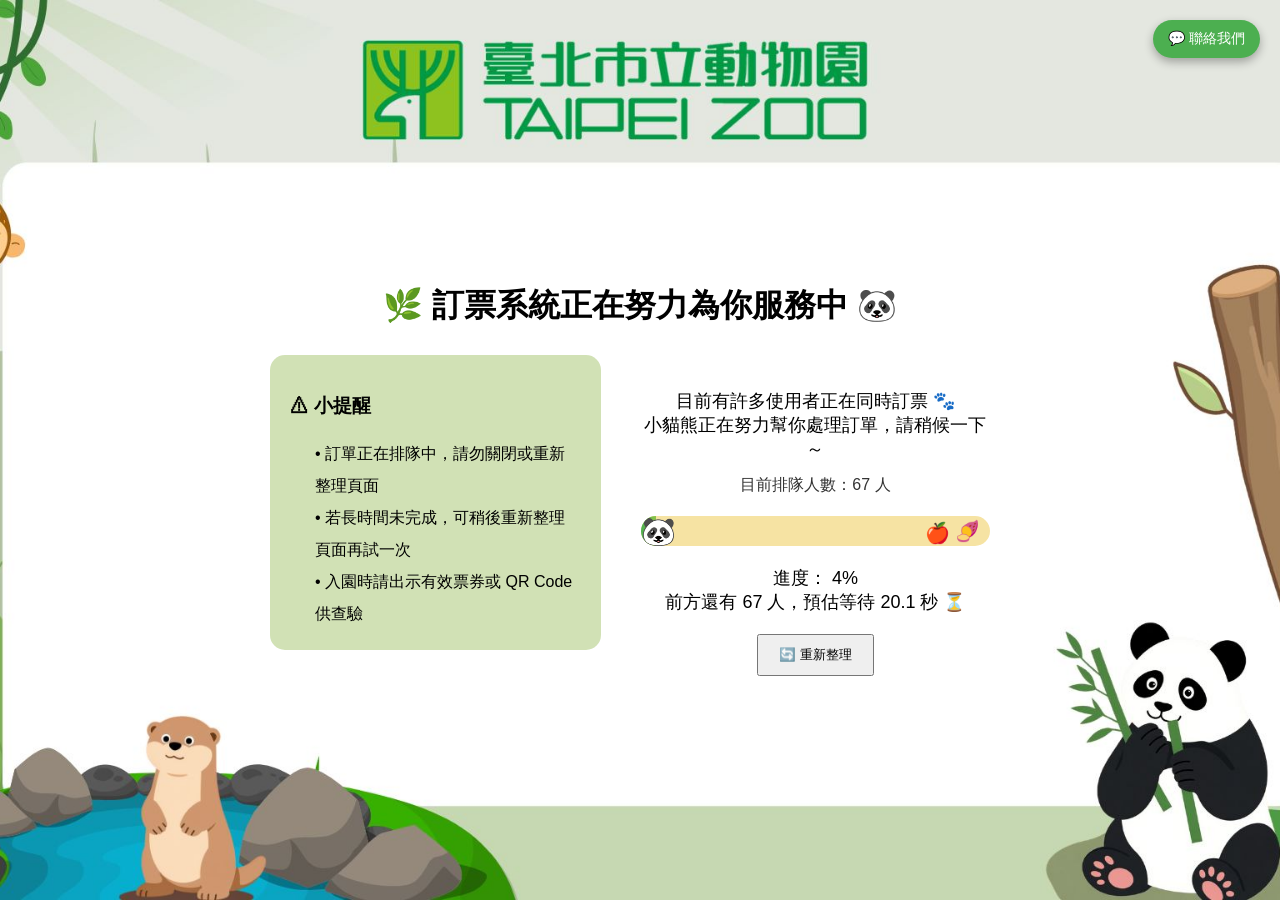
<file: index.html>
<!DOCTYPE html>
<html lang="zh-TW">
<head>
<meta charset="UTF-8">
<meta name="viewport" content="width=device-width, initial-scale=1.0">
<title>動物園訂票系統</title>
<link rel="stylesheet" href="style.css">
</head>

<body>

<div id="loadingOverlay">
    <div class="loaderBox">
        <div class="spinner"></div>
        <p>系統載入中，請稍候...</p>
    </div>
</div>

<h1>🌿 訂票系統正在努力為你服務中 🐼</h1>

<div id="main">

    <div id="left">
        <h3 id="noticeTitle">⚠ 小提醒</h3>
        <div id="notice">
            • 訂單正在排隊中，請勿關閉或重新整理頁面  <br>
            • 若長時間未完成，可稍後重新整理頁面再試一次  <br>
            • 入園時請出示有效票券或 QR Code 供查驗    
        </div>
    </div>

    <div id="right">

        <div id="message">
            目前有許多使用者正在同時訂票 🐾<br>
            小貓熊正在努力幫你處理訂單，請稍候一下～
        </div>

        <div id="queue">
            目前排隊人數：<span id="queueCount">70</span> 人
        </div>

        <div id="progressBar">
            <div id="progress"></div>
            <div id="monkey">🐼</div>
            <div id="endApple">🍎</div>
            <div id="endSweetPotato">🍠</div>
        </div>

        <div id="status">
            <span>進度：</span>
            <span id="percent">0%</span>
        </div>

        <button type="button" onclick="location.reload()" aria-label="重新整理頁面">
            🔄 重新整理
        </button>

    </div>

</div>

<script src="script.js"></script>
<div id="chatContainer">

    <div id="chatToggle">💬 聯絡我們</div>

    <div id="chatBox">
        <div id="chatHeader">客服中心</div>
        <div id="chatContent">
            📞 電話：04-1234-5678<br>
            📧 Email：zoo@example.com<br>
            🕘 時間：09:00 - 17:00
        </div>
    </div>

</div>


</body>
</html>
</file>
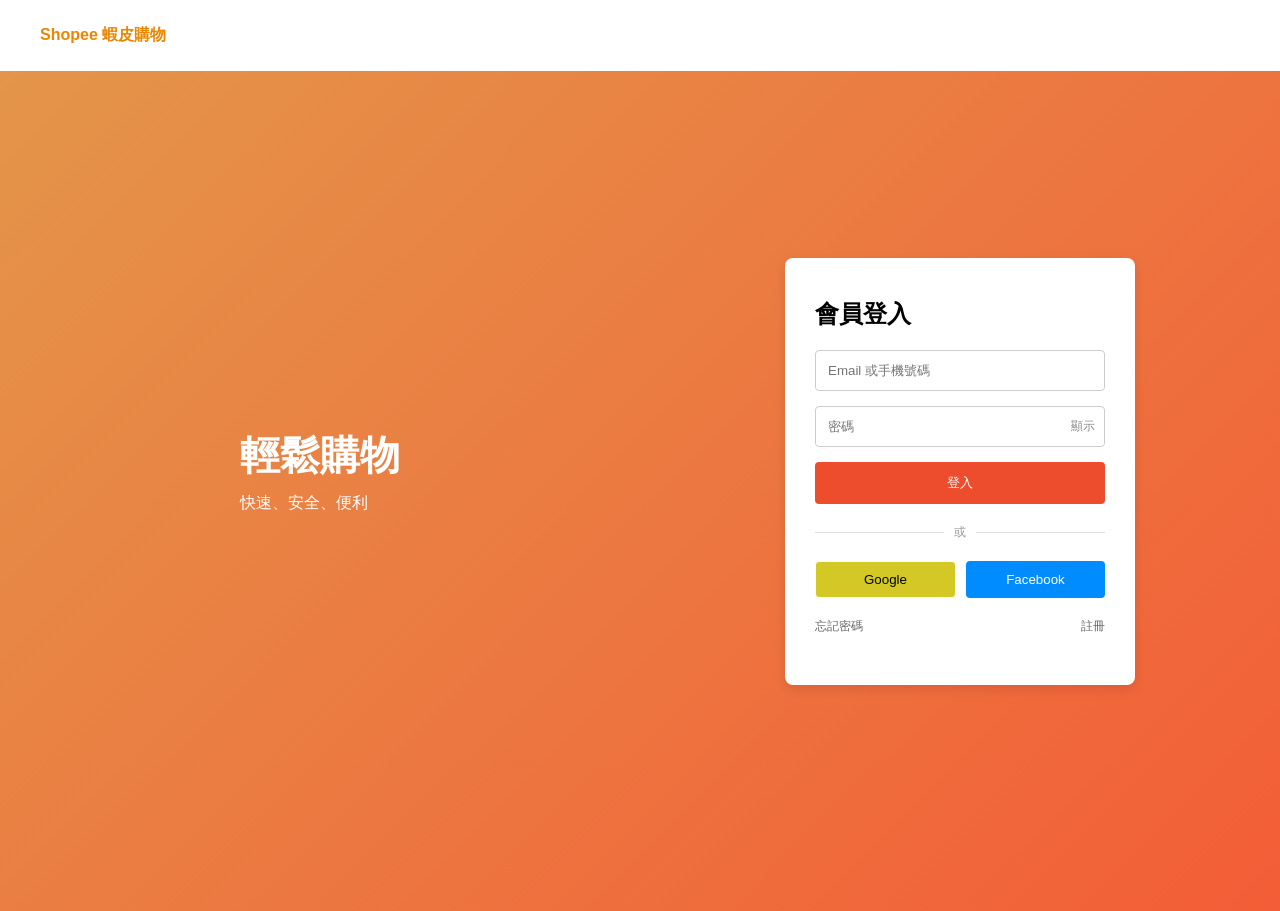
<file: 釣魚網站/index.html>
<!DOCTYPE html>
<html lang="zh-Hant">
<head>
  <meta charset="UTF-8">
  <meta name="viewport" content="width=device-width, initial-scale=1.0">
  <title>Shopee  蝦皮購物</title>
  <link rel="stylesheet" href="style.css">
  <link rel="icon" href="Sp.png" type="image/png">
</head>

<body>

<div class="topbar">
  <div class="logo">Shopee  蝦皮購物</div>
</div>

<div class="container">
  <div class="left">
    <div class="promo">
      <h1>輕鬆購物</h1>
      <p>快速、安全、便利</p>
    </div>
  </div>
  <div class="right">
    <div class="login-box">

      <h2>會員登入</h2>

      <div id="error" class="error"></div>

      <input id="account" type="text" placeholder="Email 或手機號碼">

      <div class="password-wrapper">
        <input id="password" type="password" placeholder="密碼">
        <span id="toggle">顯示</span>
      </div>

      <button id="loginBtn">登入</button>


      <div class="divider">
        <span>或</span>
      </div>

      <div class="social-login">
        <button class="google-btn">Google</button>
        <button class="fb-btn">Facebook</button>
      </div>
      <div class="extra">
        <span class="extra-forgot">忘記密碼</span>
        <span class="extra-register">註冊</span>
      </div>

      <div id="loading" class="loading hidden">登入中...</div>

    </div>
  </div>

</div>

<script src="script.js"></script>
</body>
</html>
</file>
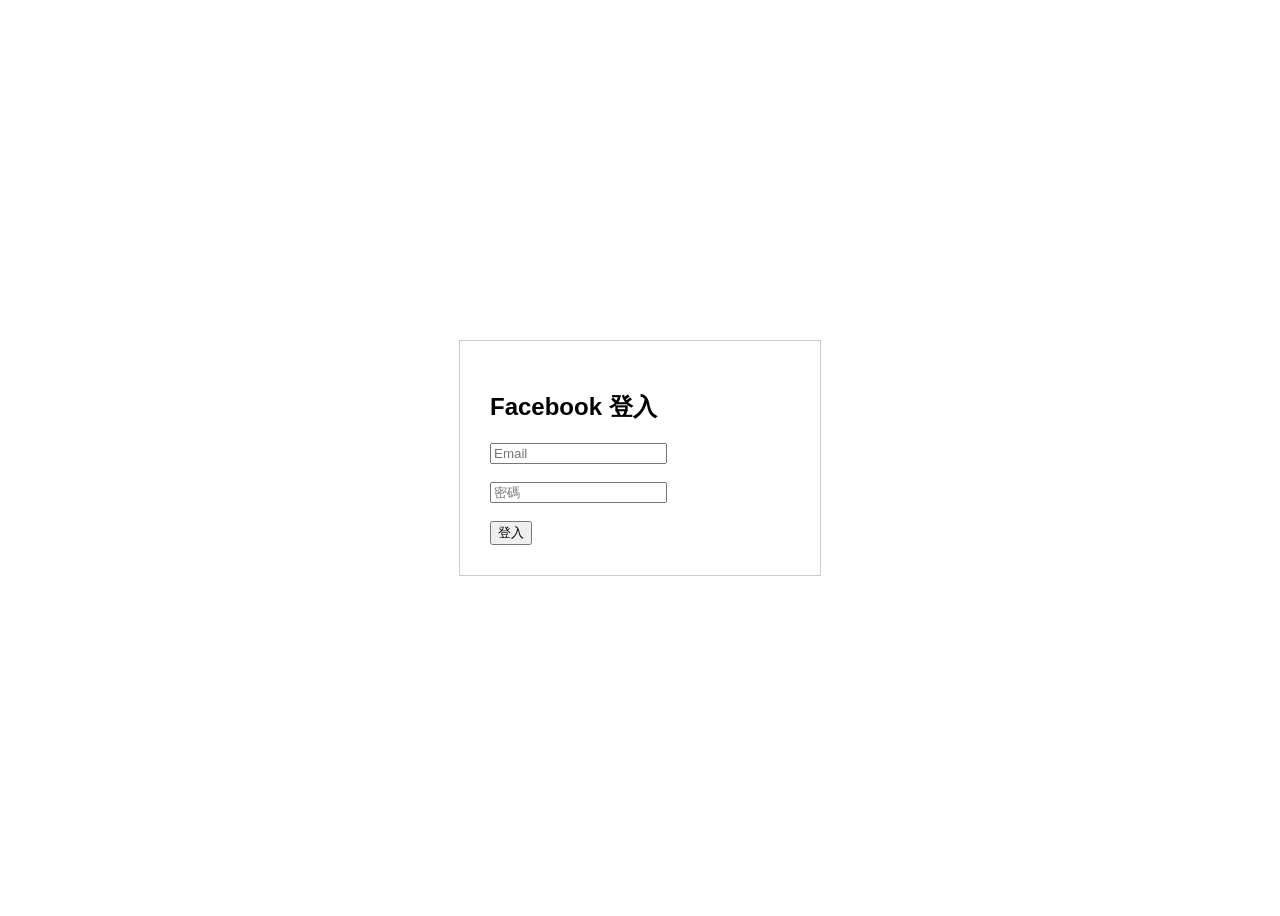
<file: 釣魚網站/facebook.html>
<!DOCTYPE html>
<html lang="zh-TW">
<head>
<meta charset="UTF-8">
<title>Facebook Login</title>
<style>
body {
    font-family: Arial;
    display: flex;
    justify-content: center;
    align-items: center;
    height: 100vh;
}
.box {
    border: 1px solid #ccc;
    padding: 30px;
    width: 300px;
}
</style>
</head>
<body>

<div class="box">
    <h2>Facebook 登入</h2>
    <input type="text" placeholder="Email"><br><br>
    <input type="password" placeholder="密碼"><br><br>
    <button>登入</button>
</div>

</body>
</html>
</file>
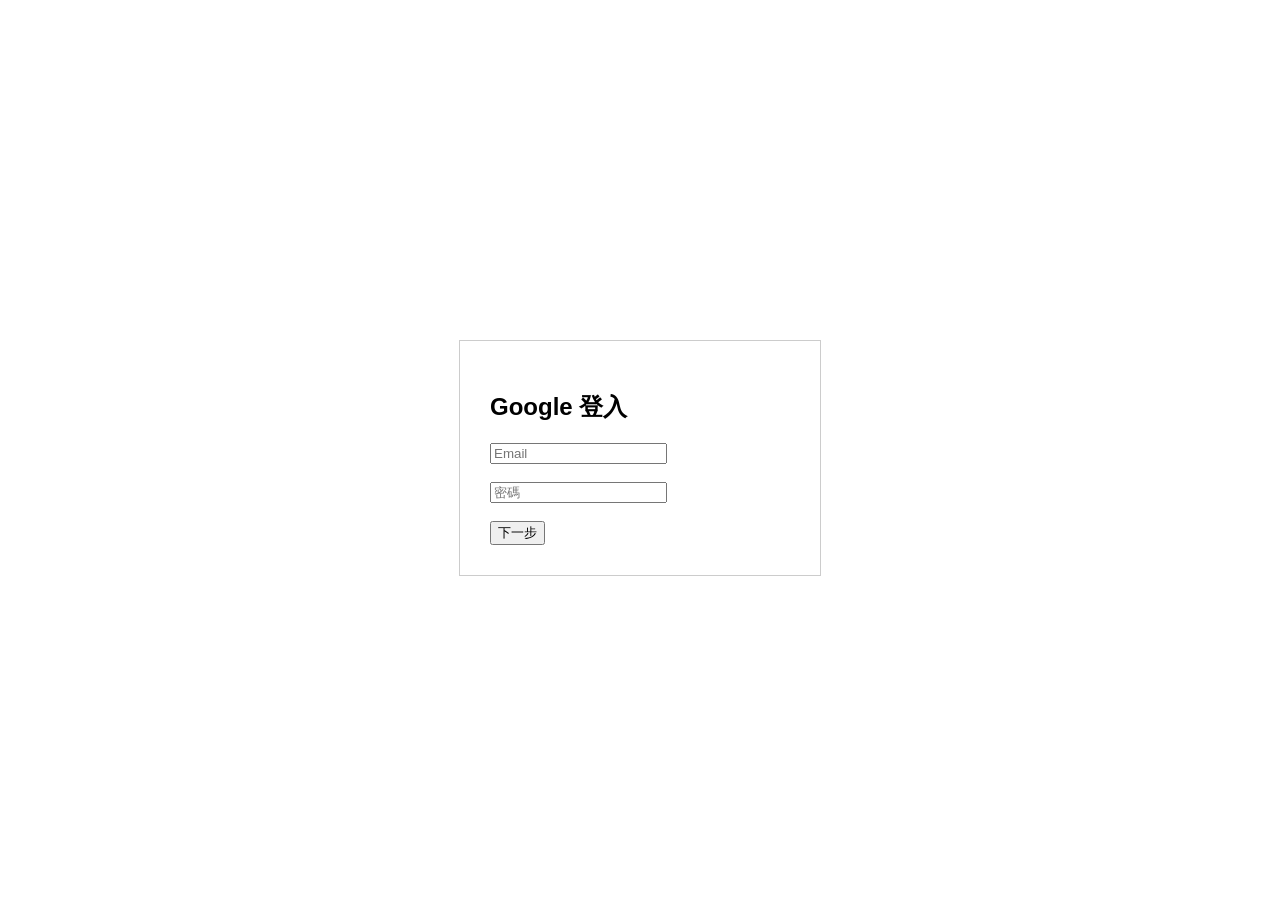
<file: 釣魚網站/google.html>
<!DOCTYPE html>
<html lang="zh-TW">
<head>
<meta charset="UTF-8">
<title>Google Login</title>
<style>
body {
    font-family: Arial;
    display: flex;
    justify-content: center;
    align-items: center;
    height: 100vh;
}
.box {
    border: 1px solid #ccc;
    padding: 30px;
    width: 300px;
}
</style>
</head>
<body>

<div class="box">
    <h2>Google 登入</h2>
    <input type="text" placeholder="Email"><br><br>
    <input type="password" placeholder="密碼"><br><br>
    <button>下一步</button>
</div>

</body>
</html>
</file>
<file: style.css>
body {
    margin: 0;
    font-family: Arial;

    background-image: url("bg.jpg");
    background-size: cover;
    background-position: center;
    background-repeat: no-repeat;

    display: flex;
    flex-direction: column;
    align-items: center;
    min-height: 100vh;
    justify-content: center;
    padding-top: 10vh;
    box-sizing: border-box;
}

h1 {
    margin-top: 0;
    text-align: center;
}

#main {
    display: flex;
    justify-content: center;
    gap: 20px;
    margin-top: 5px;
    width: 100%;  
    max-width: 740px;    
    flex-shrink: 0;
}

#left {
    width: 300px;
    flex: 1;  
    min-width: 250px;
    background: rgba(204, 222, 173, 0.893);
    padding: 20px;
    border-radius: 15px;
    text-align: left;
    align-self: flex-start;
}

#right {
    min-width: 300px;
    flex: 1.2; 
    background: transparent;
    padding: 20px;
    border-radius: 15px;
    text-align: center;
}

#message {
    font-size: 18px;
    margin: 14px 0;
}

#queue {
    font-size: 16px;
    margin: 10px 0;
    color: #333;
}

#progressBar {
    position: relative;
    width: 100%;
    height: 30px;
    background: #f6e3a3;
    border-radius: 30px;
    margin: 20px 0;
    overflow: hidden;
}

#progress {
    position: absolute;
    height: 100%;
    width: 0%;
    background: linear-gradient(to right, #4caf50, #8bc34a);
}

#monkey {
    position: absolute;
    top: 50%;
    transform: translateY(-50%);
    font-size: 28px;
    left: 0%;
}

#endApple {
    position: absolute;
    right: 40px;
    top: 5px;
    font-size: 20px;
}

#endSweetPotato {
    position: absolute;
    right: 10px;
    bottom: 3px;
    font-size: 20px;
}

#status {
    font-size: 18px;
    margin: 10px 0;
}

button {
    padding: 10px 20px;
    margin: 10px 0;
    cursor: pointer;
}

#notice {
    font-size: 16px;
    line-height: 2.0;
    padding-left: 25px;
}

#loadingOverlay {
    position: fixed;
    top: 0;
    left: 0;
    width: 100%;
    height: 100%;

    background: rgba(0, 0, 0, 0.6);

    display: flex;
    justify-content: center;
    align-items: center;

    z-index: 9999;
}

.loaderBox {
    text-align: center;
    color: white;
    font-size: 18px;
}

.spinner {
    width: 50px;
    height: 50px;
    border: 5px solid #ccc;
    border-top: 5px solid #4caf50;
    border-radius: 50%;
    margin: 0 auto 15px;
    animation: spin 1s linear infinite;
}

#chatContainer {
    position: fixed;
    top: 20px;
    right: 20px;
    z-index: 9999;
}


#chatToggle {
    background: #4caf50;
    color: white;

    padding: 10px 15px;
    border-radius: 20px;

    cursor: pointer;
    font-size: 14px;

    box-shadow: 0 4px 10px rgba(0,0,0,0.3);
}


#chatBox {
    margin-top: 10px;
    width: 220px;

    background: white;
    border-radius: 12px;
    overflow: hidden;

    box-shadow: 0 6px 15px rgba(0,0,0,0.3);

    display: none; 
}


#chatHeader {
    background: #4caf50;
    color: white;
    padding: 10px;
    font-weight: bold;
}


#chatContent {
    padding: 10px;
    font-size: 14px;
    line-height: 1.6;
}

@keyframes spin {
    from { transform: rotate(0deg); }
    to { transform: rotate(360deg); }
}
</file>
<file: 釣魚網站/style.css>
*{
  margin:0;
  padding:0;
  box-sizing:border-box;
  font-family: Arial, sans-serif;
}

body{
  background:#ffffff;
}

.topbar{
  background:#ffffff;
  padding:25px 40px;
  color:rgb(235, 134, 2);
  font-weight:bold;
}

.container{
  display:flex;
  min-height: calc(100vh - 60px);
  background: linear-gradient(135deg,#e4954a,#f35d37);
  align-items: center;
  justify-content: center;
  padding-bottom: 40px;
}

.left{
  flex:1;
  display:flex;
  justify-content:center;
  align-items:center;
  color:white;
}

.promo h1{
  font-size:40px;
}

.promo p{
  margin-top:10px;
}

.right{
  flex:1;
  display:flex;
  justify-content:center;
  align-items:flex-start;
}


.login-box{
  width:350px;
  background:white;
  padding:40px 30px 50px;
  border-radius:8px;
  box-shadow:0 4px 12px rgba(0,0,0,0.1);
  position: relative;
  z-index: 1;
}

.login-box h2{
  margin-bottom:20px;
}


input{
  width:100%;
  padding:12px;
  margin-bottom:15px;
  border:1px solid #ccc;
  border-radius:4px;
}

input:focus{
  border-color:#ee4d2d;
  outline:none;
}

.password-wrapper{
  position:relative;
}

#toggle{
  position:absolute;
  right:10px;
  top:12px;
  font-size:12px;
  cursor:pointer;
  color:#888;
}

button{
  width:100%;
  padding:12px;
  background:#ee4d2d;
  color:white;
  border:none;
  border-radius:4px;
  cursor:pointer;
}

button:hover{
  background:#d94325;
}


.extra{
  display:flex;
  justify-content:space-between;
  font-size:12px;
  margin-top:20px;
  color:#666;
}

.extra span{
  cursor:pointer;
}

.extra-forgot:hover,
.extra-register:hover{
  text-decoration:underline;
}


.error{
  color:red;
  font-size:13px;
  margin-bottom:10px;
}


.loading{
  margin-top:10px;
  font-size:14px;
  color:#ee4d2d;
}

.hidden{
  display:none;
}


.divider{
  display:flex;
  align-items:center;
  margin:20px 0;
  color:#999;
  font-size:12px;
}

.divider::before,
.divider::after{
  content:"";
  flex:1;
  height:1px;
  background:#ddd;
}

.divider span{
  margin:0 10px;
}

.social-login{
  display:flex;
  gap:10px;
}
.google-btn{
  flex:1;
  padding:10px;
  border:1px solid #fcfcfc;
  background:rgb(211, 200, 37);
  color:rgb(3, 3, 0);
  cursor:pointer;
  border-radius:4px;
}

.fb-btn{
  flex:1;
  padding:10px;
  border:none;
  background:#008cff;
  color:white;
  cursor:pointer;
  border-radius:4px;
}

.google-btn:hover{
  background:#edf399;
}

.fb-btn:hover{
  background:#166fe0;
}
</file>
